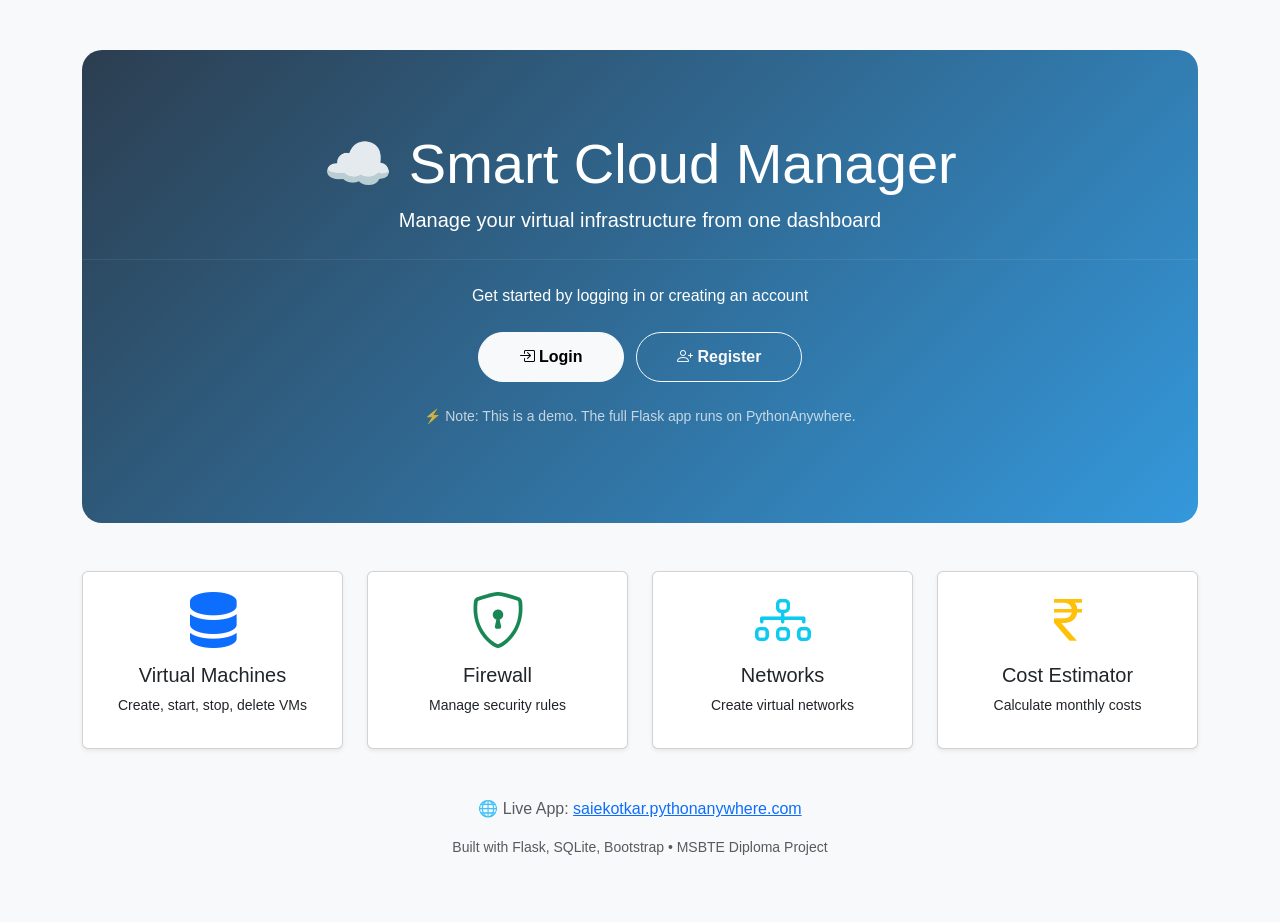
<file: index.html>
<!DOCTYPE html>
<html lang="en">
<head>
    <meta charset="UTF-8">
    <meta name="viewport" content="width=device-width, initial-scale=1.0">
    <title>Smart Cloud Manager</title>
    <link href="https://cdn.jsdelivr.net/npm/bootstrap@5.3.0/dist/css/bootstrap.min.css" rel="stylesheet">
    <link rel="stylesheet" href="https://cdn.jsdelivr.net/npm/bootstrap-icons@1.11.0/font/bootstrap-icons.css">
    <style>
        body {
            background: #f8f9fa;
            font-family: 'Segoe UI', Tahoma, Geneva, Verdana, sans-serif;
        }
        .hero {
            background: linear-gradient(135deg, #2c3e50, #3498db);
            color: white;
            padding: 80px 0;
            border-radius: 20px;
            margin-top: 50px;
        }
        .btn-custom {
            padding: 12px 40px;
            border-radius: 30px;
            font-weight: bold;
        }
    </style>
</head>
<body>
    <div class="container">
        <div class="hero text-center">
            <h1 class="display-4">☁️ Smart Cloud Manager</h1>
            <p class="lead">Manage your virtual infrastructure from one dashboard</p>
            <hr class="my-4" style="border-color: rgba(255,255,255,0.3);">
            <p>Get started by logging in or creating an account</p>
            <div class="mt-4">
                <a href="#" class="btn btn-light btn-custom me-2">
                    <i class="bi bi-box-arrow-in-right"></i> Login
                </a>
                <a href="#" class="btn btn-outline-light btn-custom">
                    <i class="bi bi-person-plus"></i> Register
                </a>
            </div>
            <p class="mt-4 small text-light opacity-75">
                ⚡ Note: This is a demo. The full Flask app runs on PythonAnywhere.
            </p>
        </div>

        <div class="row text-center mt-5">
            <div class="col-md-3">
                <div class="card shadow-sm">
                    <div class="card-body">
                        <i class="bi bi-server display-4 text-primary"></i>
                        <h5 class="mt-2">Virtual Machines</h5>
                        <p class="small">Create, start, stop, delete VMs</p>
                    </div>
                </div>
            </div>
            <div class="col-md-3">
                <div class="card shadow-sm">
                    <div class="card-body">
                        <i class="bi bi-shield-lock display-4 text-success"></i>
                        <h5 class="mt-2">Firewall</h5>
                        <p class="small">Manage security rules</p>
                    </div>
                </div>
            </div>
            <div class="col-md-3">
                <div class="card shadow-sm">
                    <div class="card-body">
                        <i class="bi bi-diagram-3 display-4 text-info"></i>
                        <h5 class="mt-2">Networks</h5>
                        <p class="small">Create virtual networks</p>
                    </div>
                </div>
            </div>
            <div class="col-md-3">
                <div class="card shadow-sm">
                    <div class="card-body">
                        <i class="bi bi-currency-rupee display-4 text-warning"></i>
                        <h5 class="mt-2">Cost Estimator</h5>
                        <p class="small">Calculate monthly costs</p>
                    </div>
                </div>
            </div>
        </div>

        <div class="text-center mt-5 pb-5">
            <p class="text-muted">
                🌐 Live App: <a href="https://saiekotkar.pythonanywhere.com" target="_blank">
                    saiekotkar.pythonanywhere.com
                </a>
            </p>
            <p class="text-muted small">
                Built with Flask, SQLite, Bootstrap • MSBTE Diploma Project
            </p>
        </div>
    </div>
</body>
</html>
</file>
